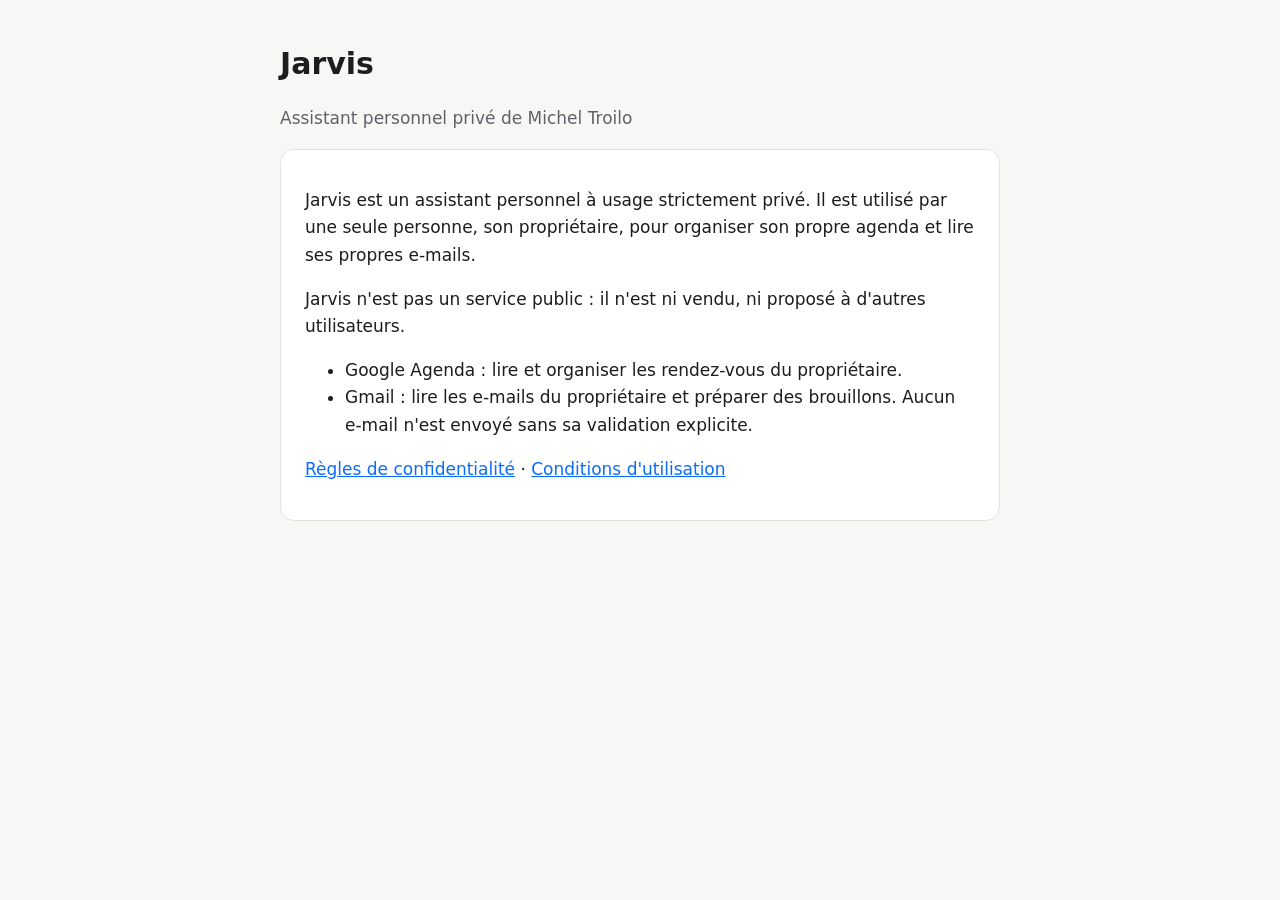
<file: index.html>
<!doctype html>
<html lang="fr"><head><meta charset="utf-8"><meta name="viewport" content="width=device-width, initial-scale=1">
<title>Jarvis – assistant personnel</title><link rel="stylesheet" href="style.css"></head>
<body><main>
<h1>Jarvis</h1>
<p class="muted">Assistant personnel privé de Michel Troilo</p>
<div class="card">
<p>Jarvis est un assistant personnel à usage strictement privé. Il est utilisé par une seule personne, son propriétaire, pour organiser son propre agenda et lire ses propres e-mails.</p>
<p>Jarvis n'est pas un service public : il n'est ni vendu, ni proposé à d'autres utilisateurs.</p>
<ul>
<li>Google Agenda : lire et organiser les rendez-vous du propriétaire.</li>
<li>Gmail : lire les e-mails du propriétaire et préparer des brouillons. Aucun e-mail n'est envoyé sans sa validation explicite.</li>
</ul>
<p><a href="privacy.html">Règles de confidentialité</a> · <a href="terms.html">Conditions d'utilisation</a></p>
</div>
</main></body></html>
</file>
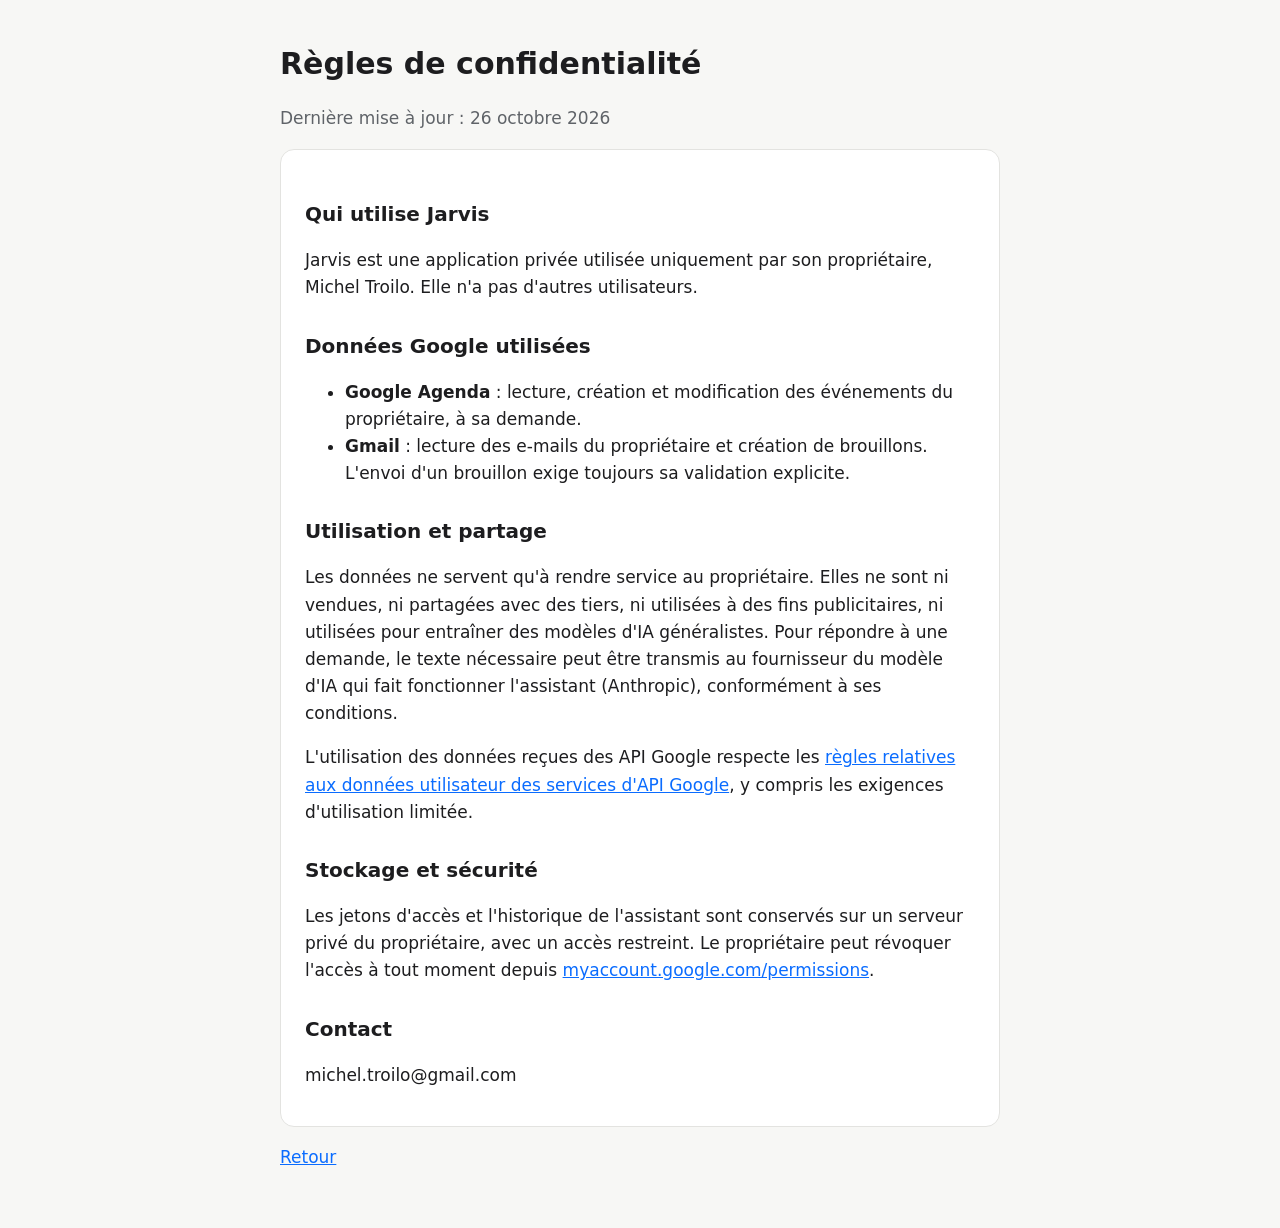
<file: privacy.html>
<!doctype html>
<html lang="fr"><head><meta charset="utf-8"><meta name="viewport" content="width=device-width, initial-scale=1">
<title>Jarvis – confidentialité</title><link rel="stylesheet" href="style.css"></head>
<body><main>
<h1>Règles de confidentialité</h1>
<p class="muted">Dernière mise à jour : 26 octobre 2026</p>
<div class="card">
<h2>Qui utilise Jarvis</h2>
<p>Jarvis est une application privée utilisée uniquement par son propriétaire, Michel Troilo. Elle n'a pas d'autres utilisateurs.</p>
<h2>Données Google utilisées</h2>
<ul>
<li><strong>Google Agenda</strong> : lecture, création et modification des événements du propriétaire, à sa demande.</li>
<li><strong>Gmail</strong> : lecture des e-mails du propriétaire et création de brouillons. L'envoi d'un brouillon exige toujours sa validation explicite.</li>
</ul>
<h2>Utilisation et partage</h2>
<p>Les données ne servent qu'à rendre service au propriétaire. Elles ne sont ni vendues, ni partagées avec des tiers, ni utilisées à des fins publicitaires, ni utilisées pour entraîner des modèles d'IA généralistes. Pour répondre à une demande, le texte nécessaire peut être transmis au fournisseur du modèle d'IA qui fait fonctionner l'assistant (Anthropic), conformément à ses conditions.</p>
<p>L'utilisation des données reçues des API Google respecte les <a href="https://developers.google.com/terms/api-services-user-data-policy">règles relatives aux données utilisateur des services d'API Google</a>, y compris les exigences d'utilisation limitée.</p>
<h2>Stockage et sécurité</h2>
<p>Les jetons d'accès et l'historique de l'assistant sont conservés sur un serveur privé du propriétaire, avec un accès restreint. Le propriétaire peut révoquer l'accès à tout moment depuis <a href="https://myaccount.google.com/permissions">myaccount.google.com/permissions</a>.</p>
<h2>Contact</h2>
<p>michel.troilo@gmail.com</p>
</div>
<p><a href="index.html">Retour</a></p>
</main></body></html>
</file>
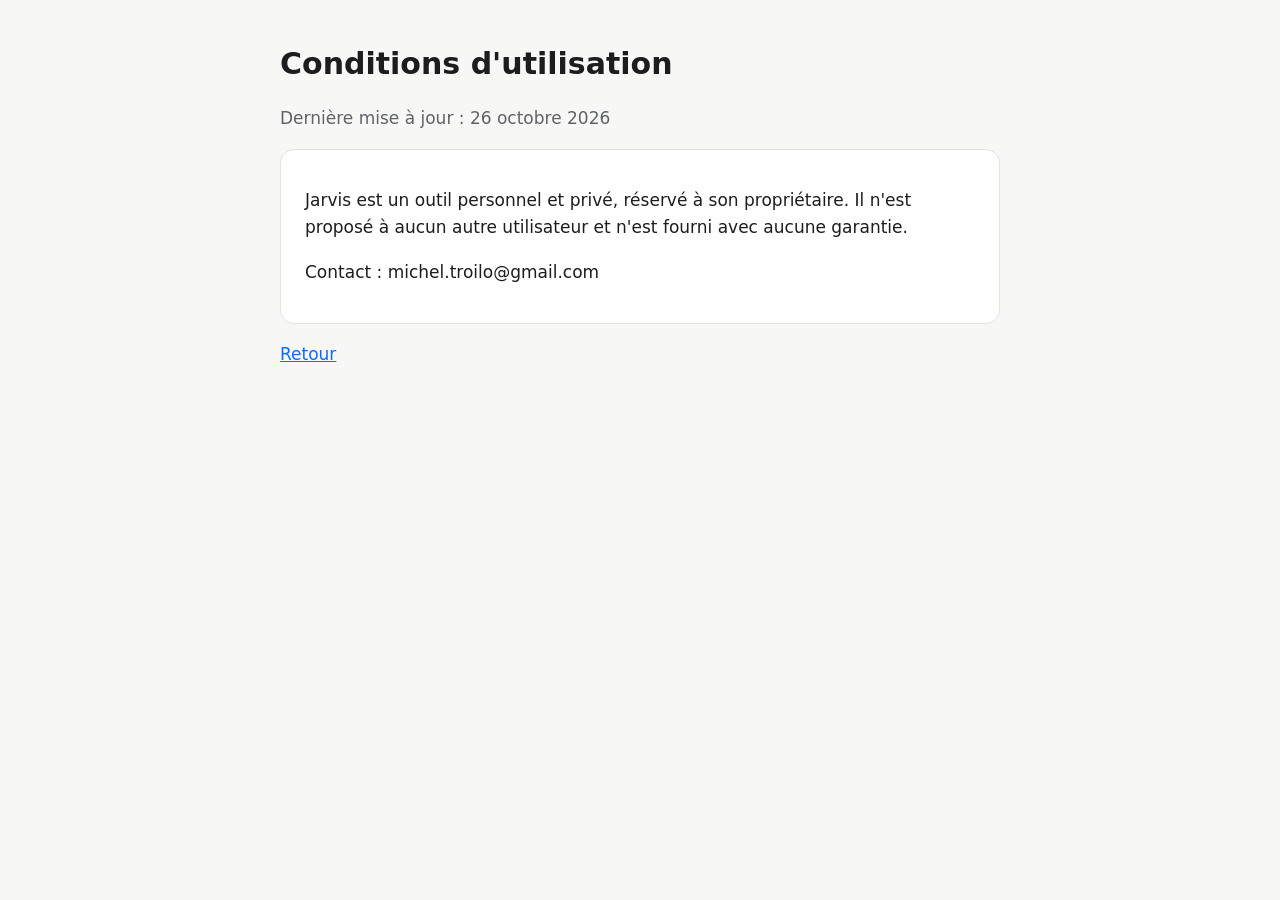
<file: terms.html>
<!doctype html>
<html lang="fr"><head><meta charset="utf-8"><meta name="viewport" content="width=device-width, initial-scale=1">
<title>Jarvis – conditions d'utilisation</title><link rel="stylesheet" href="style.css"></head>
<body><main>
<h1>Conditions d'utilisation</h1>
<p class="muted">Dernière mise à jour : 26 octobre 2026</p>
<div class="card">
<p>Jarvis est un outil personnel et privé, réservé à son propriétaire. Il n'est proposé à aucun autre utilisateur et n'est fourni avec aucune garantie.</p>
<p>Contact : michel.troilo@gmail.com</p>
</div>
<p><a href="index.html">Retour</a></p>
</main></body></html>
</file>
<file: style.css>
:root{--bg:#f7f7f5;--ink:#1d1d1f;--muted:#5f6368;--card:#fff;--line:#e3e3e0}
@media (prefers-color-scheme:dark){:root{--bg:#111214;--ink:#ececec;--muted:#a0a0a6;--card:#1b1c1f;--line:#2c2d31}}
body{margin:0;background:var(--bg);color:var(--ink);font:17px/1.6 -apple-system,system-ui,sans-serif}
main{max-width:720px;margin:0 auto;padding:40px 16px}
h1{font-size:30px;margin:0 0 8px}h2{font-size:20px;margin-top:28px}
p,li{color:var(--ink)}.muted{color:var(--muted)}a{color:#0a6cff}
.card{background:var(--card);border:1px solid var(--line);border-radius:14px;padding:20px 24px}
</file>
